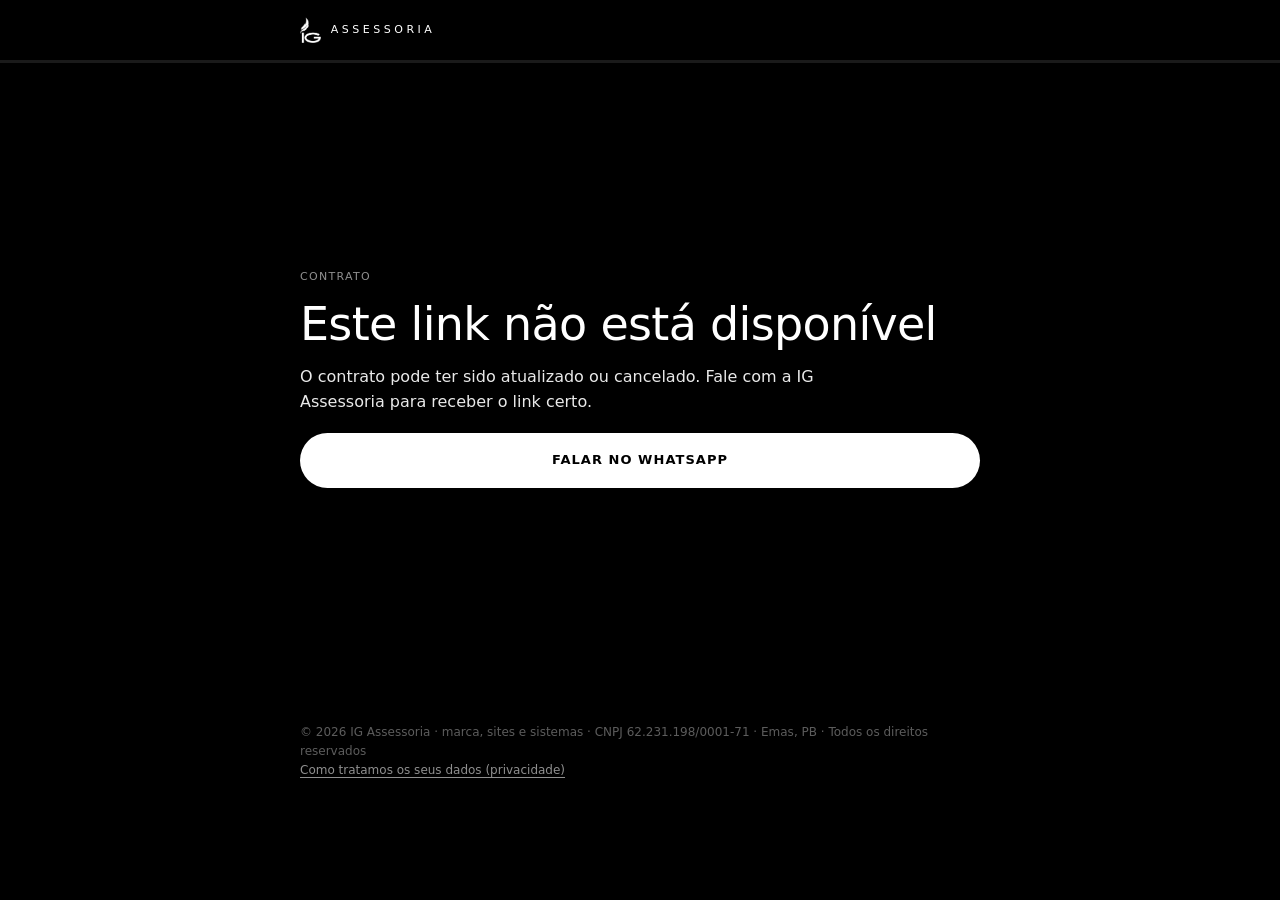
<file: contrato/index.html>
<!DOCTYPE html>
<html lang="pt-BR">
<head>
<meta charset="utf-8">
<meta name="viewport" content="width=device-width, initial-scale=1, viewport-fit=cover">
<meta http-equiv="Content-Security-Policy" content="default-src 'none'; script-src 'unsafe-inline'; style-src 'unsafe-inline' https://fonts.googleapis.com; font-src https://fonts.gstatic.com; img-src data: blob:; connect-src https://mkgmvupvmadvrtoqrycz.supabase.co; frame-src 'self'; base-uri 'none'; form-action 'none'; object-src 'none'; upgrade-insecure-requests">
<style id="ig-antiquadro">html{display:none!important}</style>
<noscript><style>html{display:block!important}</style></noscript>
<script>(function(){var ok=window.self===window.top;if(!ok){try{var a=window.location.ancestorOrigins,p=["https://ig-assessoria-crm.netlify.app"];if(a&&a.length&&p.length){ok=true;for(var i=0;i<a.length;i++){if(p.indexOf(a[i])<0){ok=false;break;}}}}catch(e){}}if(ok){var q=document.getElementById('ig-antiquadro');if(q)q.parentNode.removeChild(q);}else{try{window.top.location=window.self.location.href;}catch(e){}}})();</script>
<meta name="robots" content="noindex, nofollow">
<meta name="referrer" content="no-referrer">
<meta name="theme-color" content="#000000">
<title>Contrato | IG Assessoria</title>
<link rel="preconnect" href="https://fonts.googleapis.com">
<link rel="preconnect" href="https://fonts.gstatic.com" crossorigin>
<link href="https://fonts.googleapis.com/css2?family=Space+Grotesk:wght@400;500&family=Inter:wght@400;500;600&display=swap" rel="stylesheet">
<style>
:root{
  --preto:#000;--quase:#0a0a0a;--painel:#121212;--painel2:#1a1a1a;--branco:#fff;--off:#e9e9e9;
  --cinza:#8f8f8f;--cinza2:#5c5c5c;--linha:rgba(255,255,255,.10);--linha-forte:rgba(255,255,255,.24);
  --ff-d:'Space Grotesk',system-ui,sans-serif;--ff:'Inter',system-ui,-apple-system,'Segoe UI',sans-serif;
}
*{box-sizing:border-box;margin:0;padding:0}
html{background:var(--preto);-webkit-text-size-adjust:100%}
body{background:var(--preto);color:var(--branco);font:15px/1.6 var(--ff);-webkit-font-smoothing:antialiased;min-height:100vh}
::selection{background:var(--branco);color:var(--preto)}
button,input,textarea{font:inherit;color:inherit}
button{cursor:pointer;border:0;background:none}
a{color:inherit}
:focus-visible{outline:2px solid var(--branco);outline-offset:3px;border-radius:6px}
.wrap{width:min(720px,100%);margin:0 auto;padding:0 20px}

header.topo{position:sticky;top:0;z-index:20;background:rgba(0,0,0,.88);backdrop-filter:blur(12px);-webkit-backdrop-filter:blur(12px);border-bottom:1px solid var(--linha)}
.topo .wrap{display:flex;align-items:center;justify-content:space-between;gap:12px;height:60px}
.marca{display:flex;align-items:center;gap:10px;text-decoration:none}
.marca img{height:26px;width:auto;display:block}
.marca span{font-family:var(--ff-d);font-size:11px;letter-spacing:.32em;text-transform:uppercase}
.passo-atual{font-size:11px;letter-spacing:.08em;text-transform:uppercase;color:var(--cinza)}
.barra{height:2px;background:var(--linha)}
.barra i{display:block;height:100%;width:0;background:var(--branco);transition:width .25s ease}

.rotulo{display:block;font-size:11px;letter-spacing:.12em;text-transform:uppercase;color:var(--cinza);font-weight:500}
h1,h2,h3{font-family:var(--ff-d);font-weight:500;letter-spacing:-.015em}
h1{font-size:clamp(30px,8vw,46px);line-height:1.08;margin:14px 0 14px}
h2{font-size:24px;line-height:1.2;margin:10px 0 18px}
.lead{color:var(--off);font-size:16px;max-width:52ch}
section{padding:44px 0;border-bottom:1px solid var(--linha)}
section:last-of-type{border-bottom:0}
.abre{padding-top:48px}

.quadro{width:100%;border-collapse:collapse;border:1px solid var(--linha);border-radius:16px;overflow:hidden;display:table}
.quadro th,.quadro td{padding:13px 16px;border-bottom:1px solid var(--linha);vertical-align:top;text-align:left}
.quadro tr:last-child th,.quadro tr:last-child td{border-bottom:0}
.quadro th{font-size:10.5px;letter-spacing:.1em;text-transform:uppercase;color:var(--cinza);font-weight:500;width:38%}
.quadro td{font-size:14px;text-align:right}
.quadro tr.total th{color:var(--branco)}
.quadro tr.total td{font-family:var(--ff-d);font-size:24px;letter-spacing:-.02em}
.quadro tr.total th,.quadro tr.total td{border-top:1px solid var(--linha-forte);background:var(--painel)}

.blocos .bloco{background:var(--painel);border:1px solid var(--linha);border-radius:16px;padding:18px 18px 14px;margin-top:12px}
.bloco h4{font-family:var(--ff-d);font-weight:500;font-size:16px;margin-bottom:10px}
ul.inc,ul.fora{list-style:none}
ul.inc li,ul.fora li{position:relative;padding:5px 0 5px 24px;font-size:14px;color:var(--off)}
ul.inc li::before{content:'';position:absolute;left:2px;top:11px;width:10px;height:6px;border-left:1.6px solid var(--branco);border-bottom:1.6px solid var(--branco);transform:rotate(-45deg)}
ul.fora li{color:var(--cinza)}
ul.fora li::before{content:'';position:absolute;left:2px;top:14px;width:11px;height:1.6px;background:var(--cinza2)}
.fora-r{font-size:10.5px;letter-spacing:.12em;text-transform:uppercase;color:var(--cinza);margin:12px 0 2px}

.etapas{width:100%;border-collapse:collapse;margin-top:4px}
.etapas td,.etapas th{padding:12px 0;border-bottom:1px solid var(--linha);text-align:left;font-weight:400;font-size:14px}
.etapas td:first-child{width:34px;font-family:ui-monospace,Menlo,monospace;font-size:11px;color:var(--cinza)}
.etapas td:last-child{text-align:right;white-space:nowrap;color:var(--off)}

.clausulas .cl{padding:18px 0;border-top:1px solid var(--linha)}
.clausulas .cl:first-child{border-top:0}
.cl .n{font-family:ui-monospace,Menlo,monospace;font-size:11px;color:var(--cinza)}
.cl h3{font-size:17px;margin:4px 0 8px}
.cl p{font-size:14px;color:var(--off)}
.cl p+p{margin-top:8px}
.cl .bloco,.cl table.etapas{display:none}
.partes p{font-size:14px;color:var(--off);margin-bottom:8px}
details.todas{border:1px solid var(--linha);border-radius:16px;padding:0 18px;margin-top:8px}
details.todas>summary{cursor:pointer;list-style:none;padding:16px 0;display:flex;justify-content:space-between;align-items:center;font-size:14px}
details.todas>summary::-webkit-details-marker{display:none}
details.todas>summary::after{content:'Abrir';font-size:11px;letter-spacing:.1em;text-transform:uppercase;color:var(--cinza)}
details.todas[open]>summary::after{content:'Fechar'}
details.todas[open]>summary{border-bottom:1px solid var(--linha)}

.campo{margin-bottom:16px}
.campo label{display:block;font-size:11px;letter-spacing:.08em;text-transform:uppercase;color:var(--cinza);margin-bottom:7px;font-weight:500}
.campo input{width:100%;background:var(--painel);border:1px solid var(--linha);border-radius:12px;padding:13px 14px;font-size:16px;outline:none;transition:border-color .2s}
.campo input:focus{border-color:var(--linha-forte)}
.campo input[aria-invalid="true"]{border-color:#fff;box-shadow:0 0 0 1px #fff}
.duas{display:grid;grid-template-columns:1fr 1fr;gap:0 12px}
.ajuda{font-size:12.5px;color:var(--cinza);margin-top:6px}
.erro{display:none;font-size:13px;color:var(--branco);background:var(--painel2);border:1px solid var(--linha-forte);border-radius:10px;padding:10px 12px;margin-top:10px}
.erro.on{display:block}
.aceite{display:flex;gap:12px;align-items:flex-start;padding:16px;border:1px solid var(--linha);border-radius:14px;margin:6px 0 18px;cursor:pointer}
.aceite input{width:20px;height:20px;flex:none;margin-top:2px;accent-color:#fff}
.aceite span{font-size:14px;color:var(--off)}
.papel{background:#fff;border-radius:14px;position:relative;touch-action:none}
.papel canvas{display:block;width:100%;height:190px;border-radius:14px;cursor:crosshair}
.papel .guia{position:absolute;left:18px;right:18px;bottom:44px;border-bottom:1px solid #c8c8c8;pointer-events:none}
.papel .dica{position:absolute;left:18px;bottom:14px;font-size:11px;letter-spacing:.08em;text-transform:uppercase;color:#888;pointer-events:none}
.papel-acoes{display:flex;justify-content:flex-end;margin-top:8px}
.link-btn{font-size:12px;letter-spacing:.06em;text-transform:uppercase;color:var(--cinza);padding:8px 0}
.link-btn:hover{color:var(--branco)}
.cta{display:flex;align-items:center;justify-content:center;width:100%;background:var(--branco);color:var(--preto);border-radius:999px;padding:17px 22px;font-size:13px;letter-spacing:.08em;text-transform:uppercase;font-weight:600;text-decoration:none;transition:transform .15s,background .15s;margin-top:18px}
.cta:hover{background:var(--off)}
.cta:active{transform:scale(.99)}
.cta[disabled]{opacity:.55;cursor:wait}
.cta.fantasma{background:transparent;color:var(--branco);border:1px solid var(--linha-forte)}
.miudo{font-size:12.5px;color:var(--cinza);margin-top:14px}
.estado{min-height:70vh;display:flex;flex-direction:column;justify-content:center;padding:60px 20px}
.selo{border:1px solid var(--linha-forte);border-radius:16px;padding:18px;margin-top:22px;font-size:13px;color:var(--off)}
.selo b{display:block;font-family:ui-monospace,Menlo,monospace;font-weight:400;color:var(--branco);word-break:break-all;font-size:12.5px;margin-top:2px}
.selo div+div{margin-top:12px}
.carrega{width:22px;height:22px;border:2px solid var(--linha-forte);border-top-color:var(--branco);border-radius:50%;animation:gira .8s linear infinite;margin-bottom:18px}
@keyframes gira{to{transform:rotate(360deg)}}
footer{padding:30px 0 60px;color:var(--cinza2);font-size:12px}
[hidden]{display:none!important}
@media(max-width:560px){
  .duas{grid-template-columns:1fr}
  .quadro,.quadro tbody,.quadro tr{display:block;width:100%}
  .quadro th,.quadro td{display:block;width:100%;text-align:left;border-bottom:0;padding:0 16px}
  .quadro th{padding-top:12px}
  .quadro td{padding-bottom:12px;border-bottom:1px solid var(--linha)}
  .quadro tr:last-child td{border-bottom:0}
  .quadro tr.total td{padding-bottom:16px}
}
@media(prefers-reduced-motion:reduce){*{transition:none!important;animation:none!important}}
</style>
</head>
<body>
<header class="topo">
  <div class="wrap">
    <span class="marca"><img src="[data-uri]" alt="IG"><span>Assessoria</span></span>
    <span class="passo-atual" id="passo-atual"></span>
  </div>
  <div class="barra" aria-hidden="true"><i id="barra"></i></div>
</header>

<main id="main">
  <div class="wrap estado" id="carregando"><div class="carrega" aria-hidden="true"></div><p class="lead">Abrindo o seu contrato...</p></div>

  <div class="wrap estado" id="indisponivel" hidden>
    <span class="rotulo">Contrato</span>
    <h1>Este link não está disponível</h1>
    <p class="lead">O contrato pode ter sido atualizado ou cancelado. Fale com a IG Assessoria para receber o link certo.</p>
    <a class="cta" id="zap-ig" href="https://wa.me/558398728515" target="_blank" rel="noopener">Falar no WhatsApp</a>
  </div>

  <div id="contrato" hidden>
    <div class="wrap">
      <section class="abre" data-passo="Resumo">
        <span class="rotulo">Contrato de prestação de serviços</span>
        <h1 id="c-titulo"></h1>
        <p class="lead" id="c-intro"></p>
        <div style="margin-top:26px" id="c-quadro"></div>
      </section>

      <section data-passo="O que está incluído">
        <span class="rotulo">01 · Escopo</span>
        <h2>O que está incluído</h2>
        <div class="blocos" id="c-escopo"></div>
      </section>

      <section data-passo="Etapas">
        <span class="rotulo">02 · Etapas</span>
        <h2>Etapas e prazo</h2>
        <p class="lead" id="c-prazo"></p>
        <table class="etapas" id="c-etapas"></table>
      </section>

      <section data-passo="Cláusulas">
        <span class="rotulo">03 · Cláusulas</span>
        <h2>As condições do contrato</h2>
        <div class="partes" id="c-partes"></div>
        <details class="todas" id="c-todas">
          <summary id="c-todas-r">Ler todas as cláusulas</summary>
          <div class="clausulas" id="c-clausulas"></div>
        </details>
      </section>

      <section data-passo="Assinatura" id="sec-assinar">
        <span class="rotulo">04 · Assinatura</span>
        <h2>Seus dados e sua assinatura</h2>
        <form id="form" novalidate>
          <div class="campo"><label for="f-nome">Nome completo</label><input id="f-nome" autocomplete="name" required></div>
          <div class="duas">
            <div class="campo"><label for="f-doc">CPF ou CNPJ</label><input id="f-doc" inputmode="numeric" autocomplete="off" required></div>
            <div class="campo"><label for="f-zap">WhatsApp</label><input id="f-zap" inputmode="tel" autocomplete="tel"></div>
          </div>
          <div class="campo"><label for="f-email">E-mail</label><input id="f-email" type="email" inputmode="email" autocomplete="email"></div>
          <div class="campo"><label for="f-end">Endereço</label><input id="f-end" autocomplete="street-address" placeholder="Rua, número e bairro"></div>
          <div class="campo"><label for="f-cid">Cidade e estado</label><input id="f-cid" autocomplete="address-level2" placeholder="ex.: Patos, PB"></div>

          <label class="aceite"><input type="checkbox" id="f-aceite"><span>Li o contrato, entendi o que está incluído e o que não está, e concordo com os valores, os prazos e as condições. Os dados que informo aqui são usados só para este contrato, como explica a <a href="privacidade.html" target="_blank" rel="noopener">política de privacidade</a>.</span></label>

          <div class="campo"><label for="f-assin">Digite seu nome como assinatura</label><input id="f-assin" autocomplete="off" required></div>
          <div class="campo" style="margin-bottom:6px"><label id="r-papel">Assine com o dedo ou com o mouse</label></div>
          <div class="papel"><canvas id="canvas" aria-labelledby="r-papel" role="img"></canvas><div class="guia"></div><div class="dica">Assine acima da linha</div></div>
          <div class="papel-acoes"><button type="button" class="link-btn" id="limpar">Apagar e refazer</button></div>

          <p class="erro" id="erro" role="alert"></p>
          <button type="submit" class="cta" id="assinar">Assinar contrato</button>
          <p class="miudo">Ao assinar, ficam registrados a data, a hora, um protocolo e um código de verificação calculado a partir do texto do contrato. Seus dados são usados só para executar este contrato, conforme a LGPD.</p>
        </form>
      </section>
    </div>
  </div>

  <div class="wrap estado" id="assinado" hidden>
    <span class="rotulo">Contrato assinado</span>
    <h1 id="a-titulo">Tudo certo</h1>
    <p class="lead" id="a-texto"></p>
    <div class="selo" id="a-selo"></div>
    <button type="button" class="cta" id="baixar">Baixar minha via em PDF</button>
    <a class="cta fantasma" id="a-zap" href="https://wa.me/558398728515" target="_blank" rel="noopener">Voltar ao WhatsApp da IG</a>
    <p class="miudo" id="a-dica">No celular, toque em Baixar e escolha "Salvar como PDF" ou "Imprimir".</p>
  </div>
</main>
<footer><div class="wrap">© 2026 IG Assessoria · marca, sites e sistemas · CNPJ 62.231.198/0001-71 · Emas, PB · Todos os direitos reservados<br><a href="privacidade.html" style="color:var(--cinza);text-underline-offset:3px">Como tratamos os seus dados (privacidade)</a></div></footer>

<script>
/* ================= IG CONTRATO: motor e impressão =================
   Usado no CRM (monta o texto) e na página pública (mostra e imprime).
   Mesmo arquivo nos dois lugares: o texto que o cliente assina é o que o CRM gerou. */
(function (raiz) {
  'use strict';

  var CONTRATADA = {
    nome: 'IG Assessoria',
    titular: 'Igor Rufino Figueiredo',
    tipo: 'microempreendedor individual (MEI)',
    cnpj: '62.231.198/0001-71',
    cidade: 'Emas, PB',
    email: 'igorrufinofigueiredo@gmail.com',
    whatsapp: '(83) 9872-8515',
    foro: 'Piancó, PB'
  };

  /* ---------- catálogo: o que o CRM oferece marcar em cada serviço ---------- */
  var CATALOGO = {
    marca: {
      nome: 'Criação de marca',
      planos: {
        essencial: { nome: 'Essencial', valor: 300, rodadas: 1, dias: 10, itens: [
          'Duas propostas de logotipo para escolha',
          'Logotipo final na versão escolhida',
          'Versões em cor, preto e branco',
          'Arquivos finais em SVG, PNG e PDF',
          'Avatar para redes sociais'
        ] },
        identidade: { nome: 'Identidade', valor: 800, rodadas: 2, dias: 15, itens: [
          'Estratégia curta da marca (posicionamento e personalidade)',
          'Duas propostas de logotipo para escolha',
          'Símbolo e versão reduzida',
          'Assinaturas horizontal e vertical',
          'Paleta de cores e tipografia',
          'Arquivos finais em SVG, PNG e PDF, favicon e avatar',
          'Guia rápido de uso da marca em PDF'
        ] },
        completo: { nome: 'Sistema Completo', valor: 1000, rodadas: 3, dias: 20, itens: [
          'Estratégia curta da marca (posicionamento e personalidade)',
          'Duas propostas de logotipo para escolha',
          'Símbolo, versão reduzida e assinaturas',
          'Paleta de cores, tipografia e grafismo de apoio',
          'Manual de marca completo em PDF',
          'Papelaria: cartão de visita, papel timbrado e assinatura de e-mail',
          'Mockups de apresentação da marca',
          'Arquivos finais em SVG, PNG e PDF, favicon e avatar'
        ] }
      },
      fora: [
        'Pedido de registro da marca no INPI e as taxas do INPI',
        'Impressão e produção gráfica de qualquer peça',
        'Fotografia e produção de vídeo',
        'Criação de site ou de peças para redes sociais, salvo se contratadas neste mesmo contrato'
      ]
    },
    site: {
      nome: 'Site e página',
      tipos: { landing: 'Landing page (página única)', site: 'Site institucional' },
      pacotes: {
        essencial: { nome: 'Essencial', rodadas: 1, dias: 7 },
        profissional: { nome: 'Profissional', rodadas: 2, dias: 12 },
        premium: { nome: 'Premium', rodadas: 3, dias: 20 }
      },
      itensBase: {
        landing: [
          'Página única com até {dobras} seções',
          'Versão para celular, tablet e computador',
          'Botão de WhatsApp em todas as seções',
          'Textos da página escritos pela IG a partir do briefing',
          'Configuração do domínio e publicação',
          'SEO básico: título, descrição e imagem de compartilhamento'
        ],
        site: [
          'Site com até {paginas} páginas',
          'Versão para celular, tablet e computador',
          'Botão de WhatsApp e página de contato',
          'Textos das páginas escritos pela IG a partir do briefing',
          'Configuração do domínio e publicação',
          'SEO básico: título, descrição e imagem de compartilhamento em cada página'
        ]
      },
      itensExtras: [
        'Formulário de contato com envio para o e-mail',
        'Instalação de pixel e rastreio (Meta e Google)',
        'Animações de entrada e rolagem',
        'Integração com agenda ou sistema externo',
        'Segunda língua',
        'Tratamento de imagens'
      ],
      fora: [
        'Custos de registro de domínio e de hospedagem, que são do CONTRATANTE',
        'Fotografia, produção de vídeo e compra de imagens pagas',
        'Gestão de anúncios pagos e de redes sociais',
        'Manutenção depois do período de garantia, salvo se contratado um plano mensal',
        'Funcionalidades e integrações que não estejam listadas no escopo'
      ]
    },
    sistema: {
      nome: 'Sistema',
      modalidades: { projeto: 'Projeto sob medida', assinatura: 'Assinatura mensal' },
      itensBase: [
        'Acesso com login e senha por usuário',
        'Painel de administração',
        'Banco de dados e hospedagem configurados',
        'Versão para celular e computador',
        'Treinamento de uso para a equipe do CONTRATANTE'
      ],
      mensalBase: [
        'Hospedagem e banco de dados',
        'Cópia de segurança (backup) diária',
        'Correção de defeitos',
        'Atualizações de segurança',
        'Suporte por WhatsApp e e-mail em dias úteis, em horário comercial'
      ],
      fora: [
        'Funcionalidades que não estejam listadas no escopo',
        'Custos de serviços de terceiros, como envio de SMS, API oficial do WhatsApp, gateway de pagamento e certificado digital',
        'Migração de dados de sistemas antigos, salvo se listada no escopo',
        'Equipamentos, internet e computadores do CONTRATANTE'
      ]
    },
    manutencao: {
      basica: { nome: 'Manutenção Básica', itens: ['Acompanhamento do site no ar e do certificado de segurança', 'Cópia de segurança mensal', '1 ajuste simples de texto ou imagem por mês'] },
      intermediaria: { nome: 'Manutenção Intermediária', itens: ['Acompanhamento do site no ar e do certificado de segurança', 'Cópia de segurança mensal', 'Até 3 ajustes simples de texto ou imagem por mês', 'Relatório mensal de acessos'] },
      completa: { nome: 'Manutenção Completa', itens: ['Acompanhamento do site no ar e do certificado de segurança', 'Cópia de segurança semanal', 'Até 6 ajustes simples de texto ou imagem por mês', 'Relatório mensal de acessos', 'Prioridade no atendimento'] }
    }
  };

  var ETAPAS_PADRAO = {
    marca: [['Briefing e estratégia', 2], ['Duas propostas de logotipo', 5], ['Ajustes na proposta escolhida', 2], ['Entrega dos arquivos finais', 1]],
    site: [['Briefing e conteúdo', 2], ['Estrutura e textos', 2], ['Design e desenvolvimento', 5], ['Revisões', 2], ['Publicação', 1]],
    sistema: [['Levantamento do que o sistema precisa fazer', 5], ['Protótipo das telas', 5], ['Desenvolvimento', 20], ['Testes e homologação pelo CONTRATANTE', 5], ['Implantação e treinamento', 2]]
  };

  /* ---------- utilidades ---------- */
  function num(v) { var n = Number(String(v == null ? '' : v).replace(/\./g, '').replace(',', '.')); return isFinite(n) ? n : 0; }
  function dinheiro(v) { return 'R$ ' + (Math.round(num2(v) * 100) / 100).toLocaleString('pt-BR', { minimumFractionDigits: 2, maximumFractionDigits: 2 }); }
  function num2(v) { return typeof v === 'number' ? v : num(v); }
  function data(iso) { if (!iso) return ''; var p = String(iso).slice(0, 10).split('-'); return p.length === 3 ? p[2] + '/' + p[1] + '/' + p[0] : iso; }
  function somaMeses(iso, n) { var d = new Date(String(iso).slice(0, 10) + 'T12:00:00'); var dia = d.getDate(); d.setMonth(d.getMonth() + n); if (d.getDate() < dia) d.setDate(0); return d.toISOString().slice(0, 10); }
  function esc(t) { return String(t == null ? '' : t).replace(/[&<>"']/g, function (c) { return { '&': '&amp;', '<': '&lt;', '>': '&gt;', '"': '&quot;', "'": '&#39;' }[c]; }); }
  function listaHumana(a) { a = a.filter(Boolean); return a.length <= 1 ? (a[0] || '') : a.slice(0, -1).join(', ') + ' e ' + a[a.length - 1]; }
  function plural(n, um, varios) { return n + ' ' + (n === 1 ? um : varios); }
  function minusc(t) { return /^[A-ZÁÉÍÓÚÂÊÔÃÕÇ][a-záéíóúâêôãõç]/.test(t) ? t.charAt(0).toLowerCase() + t.slice(1) : t; }
  function itensMarcados(lista) { return (lista || []).filter(function (i) { return i && i.on !== false && String(i.t || '').trim(); }).map(function (i) { return String(i.t).trim(); }); }

  /* ---------- cálculo do pagamento ---------- */
  function calcular(cfg) {
    var m = cfg.modulos || {}, p = cfg.pagamento || {};
    var linhas = [];
    if (m.marca && m.marca.ativo) linhas.push(['Criação de marca', num2(m.marca.valor)]);
    if (m.site && m.site.ativo) linhas.push([CATALOGO.site.tipos[m.site.tipo] || 'Site', num2(m.site.valor)]);
    if (m.sistema && m.sistema.ativo && m.sistema.modalidade === 'projeto') linhas.push(['Desenvolvimento do sistema', num2(m.sistema.valor)]);
    var soma = linhas.reduce(function (s, l) { return s + l[1]; }, 0);
    var desconto = Math.max(0, Math.min(soma, num2(p.desconto)));
    var total = Math.round((soma - desconto) * 100) / 100;
    var pct = Math.max(0, Math.min(100, num2(p.entrada_pct)));
    var entrada = total ? Math.round(total * pct) / 100 : 0;
    var saldo = Math.round((total - entrada) * 100) / 100;
    var n = Math.max(0, Math.min(24, parseInt(p.parcelas, 10) || 0));
    var parcelas = [];
    if (saldo > 0) {
      if (p.saldo_forma === 'mensal' && n > 0) {
        var base = Math.floor((saldo / n) * 100) / 100, resto = Math.round((saldo - base * n) * 100) / 100;
        for (var i = 0; i < n; i++) parcelas.push({ n: i + 1, valor: Math.round((base + (i === n - 1 ? resto : 0)) * 100) / 100, venc: p.primeira_data ? somaMeses(p.primeira_data, i) : '' });
      } else parcelas.push({ n: 1, valor: saldo, venc: '', naEntrega: true });
    }
    var mensais = [];
    if (m.site && m.site.ativo && m.site.manutencao && m.site.manutencao.plano && num2(m.site.manutencao.valor) > 0) {
      mensais.push({ desc: (CATALOGO.manutencao[m.site.manutencao.plano] || {}).nome || 'Manutenção do site', valor: num2(m.site.manutencao.valor) });
    }
    if (m.sistema && m.sistema.ativo && num2(m.sistema.mensal) > 0) {
      mensais.push({ desc: m.sistema.modalidade === 'assinatura' ? 'Assinatura do sistema' + (m.sistema.plano ? ' (' + m.sistema.plano + ')' : '') : 'Hospedagem, suporte e evolução do sistema', valor: num2(m.sistema.mensal) });
    }
    return { linhas: linhas, soma: soma, desconto: desconto, total: total, pct: pct, entrada: entrada, saldo: saldo, parcelas: parcelas, mensais: mensais,
      mensalTotal: mensais.reduce(function (s, x) { return s + x.valor; }, 0) };
  }

  /* ---------- texto do contrato ---------- */
  function gerar(cfg) {
    cfg = JSON.parse(JSON.stringify(cfg || {}));
    var m = cfg.modulos || {}, cli = cfg.cliente || {}, p = cfg.pagamento || {};
    var temMarca = !!(m.marca && m.marca.ativo), temSite = !!(m.site && m.site.ativo), temSis = !!(m.sistema && m.sistema.ativo);
    var assinatura = temSis && m.sistema.modalidade === 'assinatura';
    var calc = calcular(cfg);
    var etapas = (cfg.etapas || []).filter(function (e) { return e && String(e.nome || '').trim(); });
    var diasTotal = etapas.reduce(function (s, e) { return s + (parseInt(e.dias, 10) || 0); }, 0);
    var servicos = [];
    if (temMarca) servicos.push('marca');
    if (temSite) servicos.push(m.site.tipo === 'landing' ? 'landing page' : 'site');
    if (temSis) servicos.push(assinatura ? 'sistema por assinatura' : 'sistema');
    var meio = p.meio || 'Pix';
    var meioTxt = meio === 'Cartão de crédito' ? 'cartão de crédito, com as taxas da operadora por conta do CONTRATANTE' : meio;

    var secoes = [], nCl = 0;
    function cl(titulo, paragrafos, extra) { nCl++; var s = { n: nCl, titulo: titulo, p: paragrafos.filter(Boolean) }; if (extra) for (var k in extra) s[k] = extra[k]; secoes.push(s); return nCl; }
    function sub(n, i) { return n + '.' + i + '. '; }

    /* 1. Objeto */
    var objeto = [];
    if (temMarca) objeto.push('criação de marca no plano ' + (m.marca.plano === 'personalizado' ? 'personalizado' : (CATALOGO.marca.planos[m.marca.plano] || {}).nome || ''));
    if (temSite) objeto.push((m.site.tipo === 'landing' ? 'criação de landing page' : 'criação de site institucional') + (m.site.pacote && CATALOGO.site.pacotes[m.site.pacote] ? ' no pacote ' + CATALOGO.site.pacotes[m.site.pacote].nome : ''));
    if (temSis) objeto.push(assinatura ? 'disponibilização de sistema na modalidade de assinatura mensal' : 'desenvolvimento de sistema sob medida' + (m.sistema.nome_sistema ? ' (' + m.sistema.nome_sistema + ')' : ''));
    var c1 = cl('Do objeto', [
      sub(1, 1) + 'Este contrato tem por objeto a prestação, pela CONTRATADA ao CONTRATANTE, dos seguintes serviços: ' + listaHumana(objeto) + (cli.negocio ? ', para ' + cli.negocio : '') + '.',
      sub(1, 2) + 'O que está incluído em cada serviço está descrito item a item na cláusula 2. Qualquer coisa que não esteja listada ali não faz parte deste contrato e, se pedida, será orçada à parte.'
    ]);

    /* 2. Escopo */
    var escopo = [], blocos = [];
    if (temMarca) blocos.push({ titulo: 'Criação de marca' + (m.marca.plano && m.marca.plano !== 'personalizado' && CATALOGO.marca.planos[m.marca.plano] ? ', plano ' + CATALOGO.marca.planos[m.marca.plano].nome : ''), itens: itensMarcados(m.marca.itens), fora: itensMarcados(m.marca.fora) });
    if (temSite) {
      var ts = (CATALOGO.site.tipos[m.site.tipo] || 'Site') + (m.site.pacote && CATALOGO.site.pacotes[m.site.pacote] ? ', pacote ' + CATALOGO.site.pacotes[m.site.pacote].nome : '');
      blocos.push({ titulo: ts, itens: itensMarcados(m.site.itens), fora: itensMarcados(m.site.fora) });
    }
    if (temSis) blocos.push({ titulo: (assinatura ? 'Sistema por assinatura' : 'Sistema sob medida') + (m.sistema.nome_sistema ? ': ' + m.sistema.nome_sistema : ''), itens: itensMarcados(m.sistema.itens), fora: itensMarcados(m.sistema.fora) });
    escopo.push(sub(2, 1) + 'A CONTRATADA entregará exatamente o que está listado abaixo, para cada serviço contratado.');
    escopo.push(sub(2, 2) + 'Os itens marcados como não incluídos ficam fora deste contrato, mesmo que sejam comuns nesse tipo de projeto.');
    var c2 = cl('Do escopo', escopo, { blocos: blocos });

    /* 3. Etapas e prazos */
    var pz = [
      sub(3, 1) + 'O trabalho segue as etapas abaixo, com prazo estimado total de ' + plural(diasTotal, 'dia útil', 'dias úteis') + '.',
      sub(3, 2) + 'O prazo começa a contar no dia útil seguinte ao que ocorrer por último: a confirmação do pagamento da entrada ou o recebimento dos materiais pedidos no briefing (textos, fotos, logotipo, acessos e informações do negócio).',
      sub(3, 3) + 'O prazo fica suspenso enquanto a CONTRATADA aguarda resposta, aprovação ou material do CONTRATANTE, e volta a correr quando o retorno chega.',
      sub(3, 4) + 'Se o projeto ficar parado por mais de 30 dias corridos por falta de retorno do CONTRATANTE, a CONTRATADA poderá dar a etapa em andamento por concluída, cobrar as parcelas correspondentes e retomar o projeto em nova data, conforme a sua agenda.'
    ];
    var c3 = cl('Das etapas e dos prazos', pz, { etapas: etapas.map(function (e) { return [String(e.nome).trim(), parseInt(e.dias, 10) || 0]; }) });

    /* 4. Revisões e aprovação */
    var rev = [], i4 = 1;
    rev.push(sub(4, i4++) + 'Uma rodada de revisão é um conjunto de ajustes pedidos de uma só vez, por escrito, sobre a versão apresentada. Ajustes enviados aos poucos, em mensagens separadas depois de uma rodada fechada, contam como nova rodada.');
    if (temMarca) rev.push(sub(4, i4++) + 'Na marca, estão incluídas ' + plural(parseInt(m.marca.rodadas, 10) || 0, 'rodada', 'rodadas') + ' de ajuste sobre a proposta escolhida. Trocar de proposta depois da escolha, ou pedir um conceito novo, é tratado como novo trabalho e orçado à parte.');
    if (temSite) rev.push(sub(4, i4++) + (m.site.tipo === 'landing' ? 'Na landing page' : 'No site') + ', estão incluídas ' + plural(parseInt(m.site.rodadas, 10) || 0, 'rodada', 'rodadas') + ' de revisão antes da publicação.');
    if (temSis) rev.push(sub(4, i4++) + 'No sistema, o CONTRATANTE terá ' + plural(parseInt(m.sistema.homologacao, 10) || 5, 'dia útil', 'dias úteis') + ' para testar cada entrega e apontar defeitos. Estão incluídas ' + plural(parseInt(m.sistema.rodadas, 10) || 0, 'rodada', 'rodadas') + ' de ajuste na homologação. Sem manifestação dentro desse prazo, a entrega é considerada aprovada. Pedidos de funcionalidades novas não são ajuste: viram orçamento à parte.');
    rev.push(sub(4, i4++) + 'Rodadas extras, quando pedidas, serão orçadas antes e só executadas com o aceite do CONTRATANTE.');
    rev.push(sub(4, i4++) + 'Valem como aprovação as respostas por escrito no WhatsApp ou no e-mail informados neste contrato.');
    var c4 = cl('Das revisões e da aprovação', rev);

    /* 5. Investimento e pagamento */
    var pg = [], i5 = 1;
    if (calc.total > 0) {
      pg.push(sub(5, i5++) + 'Pelos serviços deste contrato, o CONTRATANTE pagará o total de ' + dinheiro(calc.total) + (calc.desconto ? ', já com desconto de ' + dinheiro(calc.desconto) : '') + ', assim distribuído entre os serviços: ' + calc.linhas.map(function (l) { return l[0] + ', ' + dinheiro(l[1]); }).join('; ') + '.');
      if (calc.entrada > 0) pg.push(sub(5, i5++) + 'Entrada de ' + dinheiro(calc.entrada) + ' (' + calc.pct + '% do total), paga na assinatura deste contrato. O trabalho começa depois da confirmação desse pagamento.');
      if (calc.parcelas.length) {
        if (calc.parcelas[0].naEntrega) pg.push(sub(5, i5++) + 'Saldo de ' + dinheiro(calc.saldo) + ', pago na entrega final, antes da publicação ou do envio dos arquivos finais.');
        else pg.push(sub(5, i5++) + 'Saldo de ' + dinheiro(calc.saldo) + ' em ' + plural(calc.parcelas.length, 'parcela mensal', 'parcelas mensais') + ': ' + calc.parcelas.map(function (x) { return x.n + 'ª de ' + dinheiro(x.valor) + (x.venc ? ' em ' + data(x.venc) : ''); }).join('; ') + '.');
      }
    }
    if (calc.mensais.length) pg.push(sub(5, i5++) + 'Valores mensais: ' + calc.mensais.map(function (x) { return x.desc + ', ' + dinheiro(x.valor) + ' por mês'; }).join('; ') + ', conforme a cláusula ' + (nCl + 2) + '.');
    pg.push(sub(5, i5++) + 'Os pagamentos serão feitos por ' + meioTxt + ', com os dados enviados pela CONTRATADA. Cada pagamento recebido tem comprovante.');
    pg.push(sub(5, i5++) + 'Pagamento em atraso terá multa de 2% e juros de 1% ao mês, proporcionais aos dias de atraso. Com mais de 10 dias de atraso, a CONTRATADA pode pausar o trabalho até a regularização, e o prazo fica suspenso nesse período.');
    pg.push(sub(5, i5++) + 'Os arquivos finais, a publicação e a transferência de direitos acontecem depois da quitação do valor do projeto.');
    var c5 = cl('Do investimento e do pagamento', pg);

    /* 6. Serviços mensais */
    if (calc.mensais.length) {
      var ms = [], i6 = 1, cn = nCl + 1;
      if (temSite && m.site.manutencao && m.site.manutencao.plano && num2(m.site.manutencao.valor) > 0) {
        var it = itensMarcados(m.site.manutencao.itens);
        ms.push(sub(cn, i6++) + 'Manutenção do site (' + ((CATALOGO.manutencao[m.site.manutencao.plano] || {}).nome || 'plano mensal') + '), por ' + dinheiro(m.site.manutencao.valor) + ' por mês, começando ' + (m.site.manutencao.inicio ? 'em ' + data(m.site.manutencao.inicio) : 'no mês seguinte à publicação') + '. Inclui: ' + (it.length ? it.map(minusc).join('; ') : 'o que for combinado por escrito') + '. Ajustes não usados no mês não acumulam.');
      }
      if (temSis && num2(m.sistema.mensal) > 0) {
        var im = itensMarcados(m.sistema.mensal_itens);
        if (assinatura) {
          ms.push(sub(cn, i6++) + 'Assinatura do sistema' + (m.sistema.plano ? ', plano ' + m.sistema.plano : '') + ', por ' + dinheiro(m.sistema.mensal) + ' por mês, com vencimento todo dia ' + (parseInt(m.sistema.dia_venc, 10) || 10) + (m.sistema.inicio ? ', a partir de ' + data(m.sistema.inicio) : ', a partir da liberação do acesso') + '. Inclui: ' + (im.length ? im.map(minusc).join('; ') : 'o uso do sistema e o suporte combinado') + '.');
          ms.push(sub(cn, i6++) + 'A assinatura vale por prazo indeterminado' + (parseInt(m.sistema.fidelidade, 10) > 0 ? ', com permanência mínima de ' + plural(parseInt(m.sistema.fidelidade, 10), 'mês', 'meses') + '. Se o CONTRATANTE cancelar antes desse prazo, pagará 30% das mensalidades que faltarem para completá-lo' : '') + '. Qualquer parte pode cancelar com aviso por escrito de 30 dias.');
        } else {
          ms.push(sub(cn, i6++) + 'Depois da implantação, o CONTRATANTE pagará ' + dinheiro(m.sistema.mensal) + ' por mês, com vencimento todo dia ' + (parseInt(m.sistema.dia_venc, 10) || 10) + ', para manter o sistema no ar. Inclui: ' + (im.length ? im.map(minusc).join('; ') : 'hospedagem e suporte') + '. Esse serviço pode ser cancelado por qualquer parte com aviso por escrito de 30 dias.');
        }
        ms.push(sub(cn, i6++) + 'Com mais de 15 dias de atraso no valor mensal, o acesso ao sistema pode ser suspenso até a regularização. Com mais de 60 dias, a CONTRATADA pode encerrar o serviço, e os dados ficam disponíveis para exportação por mais 30 dias.');
      }
      ms.push(sub(cn, i6++) + 'Os valores mensais são reajustados uma vez por ano, na data de aniversário do contrato, pela variação do IPCA dos últimos 12 meses.');
      cl('Dos serviços mensais', ms);
    }

    /* Obrigações */
    var obC = [
      'Executar os serviços com qualidade profissional, dentro do escopo e das etapas deste contrato.',
      'Manter o CONTRATANTE informado do andamento e avisar com antecedência qualquer imprevisto que afete o prazo.',
      'Usar as informações e os materiais do CONTRATANTE só para executar este contrato.'
    ];
    if (temMarca) obC.push('Entregar a marca em arquivos vetoriais desenhados, nunca em imagem de inteligência artificial convertida, e usar só fontes de licença livre para uso comercial ou compradas pelo CONTRATANTE.');
    var nObC = cl('Das obrigações da CONTRATADA', obC.map(function (t, i) { return sub(nCl + 1, i + 1) + t; }));
    var obT = [
      'Pagar os valores nas datas combinadas.',
      'Enviar os materiais, os acessos e as informações pedidos no briefing, e responder às aprovações dentro de prazos razoáveis.',
      'Garantir que tem o direito de usar todo o conteúdo que fornecer (textos, fotos, logotipos, depoimentos e dados), e responder por ele.',
      'Conferir se o conteúdo publicado respeita as regras do seu conselho ou órgão de classe, quando houver (como CFM, CFO, CFP, CFN, COFFITO ou OAB).'
    ];
    cl('Das obrigações do CONTRATANTE', obT.map(function (t, i) { return sub(nCl + 1, i + 1) + t; }));

    /* Propriedade intelectual */
    var pi = [], ipi = 1, cpi = nCl + 1;
    if (temMarca) pi.push(sub(cpi, ipi++) + 'Marca: depois da quitação integral, a CONTRATADA cede ao CONTRATANTE, de forma definitiva, os direitos patrimoniais sobre a marca na versão final aprovada, nos termos da Lei nº 9.610/1998. As propostas não escolhidas continuam com a CONTRATADA.');
    if (temSite) pi.push(sub(cpi, ipi++) + 'Site: depois da quitação integral, o site entregue e o seu conteúdo passam a pertencer ao CONTRATANTE. Componentes de código de uso geral da CONTRATADA e de terceiros, usados na construção, seguem disponíveis para o CONTRATANTE dentro do site, sob as respectivas licenças.');
    if (temSis) {
      if (m.sistema.propriedade === 'codigo' && !assinatura) pi.push(sub(cpi, ipi++) + 'Sistema: depois da quitação integral do valor de desenvolvimento, a CONTRATADA entrega o código-fonte desenvolvido especificamente para o CONTRATANTE e cede os direitos patrimoniais sobre ele, nos termos da Lei nº 9.609/1998. Bibliotecas e serviços de terceiros seguem as suas próprias licenças. A CONTRATADA pode reutilizar conhecimentos, métodos e componentes genéricos que não identifiquem o CONTRATANTE.');
      else pi.push(sub(cpi, ipi++) + 'Sistema: o CONTRATANTE recebe uma licença de uso, não exclusiva e intransferível, válida enquanto este contrato estiver em vigor e os pagamentos em dia. O código-fonte, a estrutura e o banco de dados do sistema são da CONTRATADA, nos termos da Lei nº 9.609/1998. Os dados inseridos pelo CONTRATANTE são sempre dele.');
    }
    pi.push(sub(cpi, ipi++) + 'Antes da quitação, todo o material entregue é de uso provisório, só para aprovação.');
    cl('Da propriedade intelectual', pi);

    /* Registro da marca */
    if (temMarca) {
      var cr = nCl + 1;
      cl('Do registro da marca', [
        sub(cr, 1) + 'A CONTRATADA fará uma busca prévia de marcas parecidas na base pública do INPI, como orientação. Essa busca não garante que o registro será concedido.',
        sub(cr, 2) + 'O pedido de registro no INPI, o acompanhamento do processo e as taxas oficiais são de responsabilidade do CONTRATANTE e não fazem parte deste contrato.',
        sub(cr, 3) + 'É recomendável que o CONTRATANTE faça o pedido de registro antes de produzir fachada, impressos e materiais em quantidade.'
      ]);
    }

    /* Terceiros */
    if (temSite || temSis) {
      var ct = nCl + 1;
      cl('Do domínio, da hospedagem e dos serviços de terceiros', [
        sub(ct, 1) + 'Domínio e hospedagem ficam em nome do CONTRATANTE sempre que possível, com os custos por conta dele. Quando ficarem em conta da CONTRATADA, isso estará dito no escopo ou nos serviços mensais.',
        sub(ct, 2) + 'Serviços de terceiros usados no projeto (hospedagem, domínio, WhatsApp, gateways de pagamento, e-mail, mapas e similares) funcionam pelas regras e pela disponibilidade de cada fornecedor. Falhas, mudanças de preço ou de regra desses serviços não são de responsabilidade da CONTRATADA, que ajudará a contornar o problema dentro do possível.',
        sub(ct, 3) + 'A CONTRATADA emprega os esforços razoáveis para manter no ar o que estiver sob a sua gestão, mas nenhum serviço na internet tem funcionamento garantido sem interrupção.'
      ]);
    }

    /* Dados e LGPD */
    var dl = nCl + 1, dados = [sub(dl, 1) + 'As partes cumprem a Lei Geral de Proteção de Dados (Lei nº 13.709/2018). Os dados pessoais trocados neste contrato são usados só para executá-lo.'];
    if (temSis) {
      dados.push(sub(dl, 2) + 'Nos dados que o CONTRATANTE e a sua equipe colocam no sistema, o CONTRATANTE é o controlador e a CONTRATADA é a operadora, tratando esses dados só para prestar o serviço, com medidas de segurança adequadas, e comunicando ao CONTRATANTE, em até 2 dias úteis, qualquer incidente de segurança de que tiver conhecimento.');
      dados.push(sub(dl, 3) + 'Ao fim do contrato, a CONTRATADA entrega, se pedido em até 30 dias, uma cópia dos dados do CONTRATANTE em formato de planilha ou outro formato comum, e depois apaga os dados dos seus servidores, salvo o que a lei obrigar a guardar.');
      dados.push(sub(dl, 4) + 'Se o sistema guardar dados de saúde ou de pacientes, o CONTRATANTE é responsável por colher o consentimento e cumprir as regras do seu conselho profissional para esses dados.');
    } else dados.push(sub(dl, 2) + 'Formulários e ferramentas de rastreio instalados a pedido do CONTRATANTE devem ser informados aos visitantes na política de privacidade do próprio CONTRATANTE.');
    cl(temSis ? 'Dos dados, da segurança e da LGPD' : 'Dos dados pessoais', dados);

    /* Garantia */
    var ga = [], ig = 1, cg = nCl + 1;
    if (temSite) ga.push(sub(cg, ig++) + 'O site tem garantia técnica de 30 dias depois da publicação: erros de funcionamento causados pela CONTRATADA são corrigidos sem custo nesse período.');
    if (temMarca) ga.push(sub(cg, ig++) + 'Na marca, problemas técnicos nos arquivos entregues (formato, cor, corte ou resolução) são corrigidos sem custo por 30 dias depois da entrega.');
    if (temSis && !assinatura) ga.push(sub(cg, ig++) + 'O sistema tem garantia de 60 dias depois da implantação para defeitos no que foi entregue. Depois disso, as correções estão incluídas no valor mensal, quando contratado, ou são orçadas à parte.');
    if (temSis && assinatura) ga.push(sub(cg, ig++) + 'Enquanto a assinatura estiver em dia, defeitos do sistema são corrigidos sem custo, dentro de prazo razoável para a gravidade de cada um.');
    ga.push(sub(cg, ig++) + 'A garantia não cobre mudanças feitas por terceiros, mudanças pedidas depois da aprovação nem problemas causados por serviços de terceiros.');
    cl('Da garantia', ga);

    cl('Da confidencialidade', [sub(nCl + 1, 1) + 'As partes mantêm em sigilo as informações do negócio uma da outra a que tiverem acesso por causa deste contrato, durante a vigência e por 2 anos depois dela.']);

    /* Desistência e rescisão */
    var rs = nCl + 1;
    cl('Da desistência e da rescisão', [
      sub(rs, 1) + 'Como este contrato é firmado a distância, o CONTRATANTE pessoa física pode desistir em até 7 dias da assinatura, com devolução integral do que pagou, desde que não tenha pedido o início imediato do trabalho (art. 49 do Código de Defesa do Consumidor).',
      sub(rs, 2) + 'Depois desse prazo, ou com o trabalho já iniciado a pedido do CONTRATANTE, a desistência obriga ao pagamento das etapas já executadas e da etapa em andamento. A entrada não é devolvida depois que a primeira etapa começou.',
      sub(rs, 3) + 'Qualquer parte pode rescindir o contrato se a outra descumprir uma obrigação e não corrigir em até 10 dias depois de avisada por escrito.',
      sub(rs, 4) + 'Na rescisão, a CONTRATADA entrega o que já estiver pronto e pago, e os direitos de propriedade seguem a cláusula de propriedade intelectual.'
    ]);

    var lr = nCl + 1;
    cl('Das responsabilidades', [
      sub(lr, 1) + 'A CONTRATADA entrega os serviços descritos, mas não garante resultados comerciais, como número de vendas, de clientes ou de posição no Google, que dependem de fatores fora do seu controle.',
      sub(lr, 2) + 'A responsabilidade da CONTRATADA por eventuais danos fica limitada ao valor efetivamente pago pelo CONTRATANTE neste contrato, salvo dolo.'
    ]);

    cl('Do portfólio', [sub(nCl + 1, 1) + 'A CONTRATADA pode mostrar o trabalho feito no seu portfólio e nas suas redes depois da entrega, sem expor dados internos do CONTRATANTE. Se o CONTRATANTE não quiser, basta pedir por escrito.']);

    cl('Da comunicação entre as partes', [sub(nCl + 1, 1) + 'O WhatsApp e o e-mail informados neste contrato são os canais oficiais para avisos, pedidos e aprovações. Mudança de contato deve ser avisada por escrito.']);

    if (String(cfg.clausula_livre || '').trim()) {
      var cc = nCl + 1;
      cl('Das condições específicas', String(cfg.clausula_livre).trim().split(/\n+/).map(function (t, i) { return sub(cc, i + 1) + t.trim(); }));
    }

    var ca = nCl + 1;
    cl('Da assinatura e do foro', [
      sub(ca, 1) + 'Este contrato é assinado eletronicamente, nos termos da Medida Provisória nº 2.200-2/2001 (art. 10, § 2º) e da Lei nº 14.063/2020. As partes reconhecem como válida a assinatura feita pela página do contrato, registrada com data, hora, protocolo e código de verificação. A assinatura também pode ser feita no documento impresso ou pelo assinador do gov.br.',
      sub(ca, 2) + 'Fica eleito o foro da Comarca de ' + CONTRATADA.foro + ', ressalvado o direito do CONTRATANTE consumidor de usar o foro do seu domicílio (art. 101, I, do Código de Defesa do Consumidor).'
    ]);

    /* quadro e resumo */
    var prazoTxt = diasTotal ? plural(diasTotal, 'dia útil', 'dias úteis') : '';
    var revTxt = [temMarca ? 'marca ' + (parseInt(m.marca.rodadas, 10) || 0) : '', temSite ? (m.site.tipo === 'landing' ? 'página ' : 'site ') + (parseInt(m.site.rodadas, 10) || 0) : '', temSis ? 'sistema ' + (parseInt(m.sistema.rodadas, 10) || 0) : ''].filter(Boolean).join(', ');
    var parcelasTxt = calc.parcelas.length ? (calc.parcelas[0].naEntrega ? 'Saldo de ' + dinheiro(calc.saldo) + ' na entrega' : plural(calc.parcelas.length, 'parcela', 'parcelas') + ' de ' + dinheiro(calc.parcelas[0].valor) + (calc.parcelas[0].venc ? ' a partir de ' + data(calc.parcelas[0].venc) : '')) : (calc.total ? 'Sem saldo' : '');
    var mensalTxt = calc.mensais.map(function (x) { return x.desc + ' ' + dinheiro(x.valor) + '/mês'; }).join(' + ');
    var servTxt = servicos.map(function (s) { return s.charAt(0).toUpperCase() + s.slice(1); }).join(' + ');
    var quadro = [
      ['Contratante', [cli.nome, cli.negocio && cli.negocio !== cli.nome ? cli.negocio : ''].filter(Boolean).join(', ')],
      ['Serviços', servTxt],
      ['Prazo estimado', prazoTxt],
      ['Rodadas de revisão', revTxt],
      ['Entrada', calc.entrada ? dinheiro(calc.entrada) + ' na assinatura' : ''],
      ['Saldo', parcelasTxt],
      ['Mensal', mensalTxt],
      ['Pagamento', meio]
    ].filter(function (l) { return l[1]; });
    if (calc.total) quadro.push(['Total do projeto', dinheiro(calc.total), 'total']);

    var titulos = [];
    if (temMarca) titulos.push('criação de marca');
    if (temSite) titulos.push(m.site.tipo === 'landing' ? 'landing page' : 'site');
    if (temSis) titulos.push('sistema');

    cfg.contratada = CONTRATADA;
    cfg.versao = 2;
    cfg.resumo = {
      servicos: servTxt, total: calc.total, total_txt: calc.total ? dinheiro(calc.total) : '', entrada_txt: calc.entrada ? dinheiro(calc.entrada) : '',
      parcelas_txt: parcelasTxt, meio: meio, prazo_txt: prazoTxt, revisoes_txt: revTxt, mensal_txt: mensalTxt, mensal_total: calc.mensalTotal
    };
    cfg.documento = {
      titulo: 'Contrato de prestação de serviços de ' + listaHumana(titulos),
      quadro: quadro,
      partes: [
        'CONTRATADA: ' + CONTRATADA.nome + ', nome fantasia de ' + CONTRATADA.titular + ', ' + CONTRATADA.tipo + ', CNPJ nº ' + CONTRATADA.cnpj + ', com sede em ' + CONTRATADA.cidade + ', e-mail ' + CONTRATADA.email + ', WhatsApp ' + CONTRATADA.whatsapp + '.',
        'CONTRATANTE: a pessoa ou empresa identificada no quadro de dados e na assinatura deste contrato, com o documento, o endereço e os contatos informados no ato da assinatura.',
        'As partes acima têm entre si justo e contratado o seguinte.'
      ],
      secoes: secoes
    };
    return cfg;
  }

  /* ---------- HTML do contrato (tela e impressão) ---------- */
  function corpoHtml(conteudo) {
    var d = conteudo.documento || {};
    var h = '';
    (d.secoes || []).forEach(function (s) {
      h += '<section class="cl"><span class="n">' + String(s.n).padStart(2, '0') + '</span><h3>' + esc(s.titulo) + '</h3>';
      (s.p || []).forEach(function (t) { h += '<p>' + esc(t) + '</p>'; });
      if (s.blocos) s.blocos.forEach(function (b) {
        h += '<div class="bloco"><h4>' + esc(b.titulo) + '</h4><ul class="inc">' + b.itens.map(function (t) { return '<li>' + esc(t) + '</li>'; }).join('') + '</ul>';
        if (b.fora && b.fora.length) h += '<div class="fora-r">Não incluído</div><ul class="fora">' + b.fora.map(function (t) { return '<li>' + esc(t) + '</li>'; }).join('') + '</ul>';
        h += '</div>';
      });
      if (s.etapas && s.etapas.length) h += '<table class="etapas">' + s.etapas.map(function (e, i) { return '<tr><td>' + (i + 1) + '</td><th>' + esc(e[0]) + '</th><td>' + plural(e[1], 'dia útil', 'dias úteis') + '</td></tr>'; }).join('') + '</table>';
      h += '</section>';
    });
    return h;
  }

  function quadroHtml(conteudo, extra) {
    var q = ((conteudo.documento || {}).quadro || []).slice();
    var linhas = q.filter(function (l) { return l[2] !== 'total'; }).concat(extra || []).concat(q.filter(function (l) { return l[2] === 'total'; }));
    return '<table class="quadro">' + linhas.map(function (l) { return '<tr' + (l[2] === 'total' ? ' class="total"' : '') + '><th>' + esc(l[0]) + '</th><td>' + esc(l[1]) + '</td></tr>'; }).join('') + '</table>';
  }

  var CSS_IMPRESSAO = '@page{size:A4;margin:15mm 0 14mm}'
    + '*{box-sizing:border-box;margin:0;padding:0}'
    + 'body{font:9.6pt/1.5 Arial,Helvetica,sans-serif;color:#000;padding:0 14mm}'
    + '.topo{display:flex;align-items:center;gap:9px;margin-bottom:10pt}'
    + '.topo img{height:24px}'
    + '.topo .m{font-size:9pt;letter-spacing:.3em;text-transform:uppercase}'
    + '.topo .s{font-size:7pt;color:#555}'
    + '.cabec{border-top:1.2pt solid #000;border-bottom:.5pt solid #999;padding:9pt 0;margin-bottom:12pt}'
    + 'h1{font-size:14pt;font-weight:600;margin:0 0 4pt}'
    + '.cabec p{font-size:8pt;color:#555}'
    + 'table.quadro{width:100%;border-collapse:collapse;border:.8pt solid #bbb;margin-bottom:12pt}'
    + '.quadro th,.quadro td{padding:5pt 8pt;border-bottom:.5pt solid #ddd;text-align:left;vertical-align:top}'
    + '.quadro th{font-size:7pt;letter-spacing:.1em;text-transform:uppercase;color:#666;font-weight:400;width:30%}'
    + '.quadro td{font-size:9pt;text-align:right}'
    + '.quadro tr:last-child th,.quadro tr:last-child td{border-bottom:none}'
    + '.quadro tr.total th{color:#000;border-top:1pt solid #000}.quadro tr.total td{font-size:12pt;border-top:1pt solid #000}'
    + '.partes p{font-size:9pt;margin-bottom:5pt}'
    + '.cl{padding:8pt 0;border-top:.5pt solid #ddd}'
    + '.cl .n{font-size:7.5pt;color:#777;font-family:ui-monospace,Menlo,Consolas,monospace}'
    + '.cl h3{font-size:10.5pt;font-weight:600;margin:2pt 0 4pt;page-break-after:avoid;break-after:avoid}'
    + '.cl p{orphans:3;widows:3}.cl p+p{margin-top:4pt}'
    + '.bloco{border:.6pt solid #ccc;padding:7pt 9pt;margin-top:7pt;page-break-inside:avoid;break-inside:avoid}'
    + '.bloco h4{font-size:9.5pt;font-weight:600;margin-bottom:4pt}'
    + 'ul{padding-left:13pt}li{margin:1.5pt 0}'
    + '.fora-r{font-size:7pt;letter-spacing:.12em;text-transform:uppercase;color:#666;margin:6pt 0 2pt}'
    + 'ul.fora li{color:#444}'
    + 'table.etapas{width:100%;border-collapse:collapse;margin-top:7pt}'
    + '.etapas td,.etapas th{border-bottom:.5pt solid #ddd;padding:4pt 6pt;text-align:left;font-weight:400}'
    + '.etapas td:first-child{width:18pt;color:#777;font-family:ui-monospace,Menlo,monospace}.etapas td:last-child{text-align:right;white-space:nowrap}'
    + '.assin{display:flex;gap:14pt;margin-top:14pt;page-break-inside:avoid;break-inside:avoid}'
    + '.assin>div{flex:1;border:.8pt solid #999;padding:10pt}'
    + '.assin .r{font-size:7pt;letter-spacing:.14em;text-transform:uppercase;color:#666;margin-bottom:5pt}'
    + '.assin img{max-width:170pt;max-height:52pt;display:block;margin:2pt 0 3pt}'
    + '.assin .linha{height:40pt}.assin .emit{font-size:7.5pt;color:#555;display:flex;align-items:flex-end;padding-bottom:4pt}'
    + '.assin .nome{border-top:.7pt solid #000;padding-top:3pt;font-size:8.5pt}'
    + '.selo{margin-top:10pt;border:.8pt solid #999;padding:9pt;font-size:7.6pt;color:#444;line-height:1.55;page-break-inside:avoid;break-inside:avoid}'
    + '.selo b{color:#000;font-family:ui-monospace,Menlo,monospace;word-break:break-all}'
    + '.via{margin-top:8pt;font-size:7pt;color:#888;text-align:right}';

  /* assinatura: null (para assinar por fora) ou {protocolo,codigo,assinado_em,nome,documento,email,whatsapp,endereco,cidade,assinatura_digitada,assinatura_imagem,fuso} */
  function htmlImpressao(conteudo, assinatura, op) {
    op = op || {};
    var d = conteudo.documento || {}, C = conteudo.contratada || CONTRATADA, a = assinatura;
    var extra = [];
    if (a) {
      extra.push(['CPF/CNPJ do contratante', a.documento || '']);
      if (a.endereco || a.cidade) extra.push(['Endereço', [a.endereco, a.cidade].filter(Boolean).join(', ')]);
      if (a.email || a.whatsapp) extra.push(['Contato', [a.email, a.whatsapp].filter(Boolean).join(' · ')]);
    } else {
      extra.push(['CPF/CNPJ do contratante', '______________________________']);
      extra.push(['Endereço', '______________________________________________']);
    }
    var dt = a && a.assinado_em ? new Date(a.assinado_em) : null;
    var assinaturas = '<div class="assin"><div><div class="r">Contratante</div>'
      + (a && /^data:image\/(png|jpeg);base64,[A-Za-z0-9+\/=]+$/.test(String(a.assinatura_imagem || '')) ? '<img src="' + esc(a.assinatura_imagem) + '" alt="Assinatura">' : '<div class="linha"></div>')
      + '<div class="nome">' + esc(a ? (a.assinatura_digitada || a.nome) : (conteudo.cliente && conteudo.cliente.nome) || '') + (a && a.documento ? '<br>CPF/CNPJ ' + esc(a.documento) : '') + '</div></div>'
      + '<div><div class="r">Contratada</div>' + (a ? '<div class="linha emit">Contrato emitido e enviado para assinatura pela CONTRATADA, que concorda com os seus termos.</div>' : '<div class="linha"></div>') + '<div class="nome">' + esc(C.titular) + '<br>' + esc(C.nome) + ', CNPJ ' + esc(C.cnpj) + '</div></div></div>';
    var selo = a ? '<div class="selo">Assinado eletronicamente pelo CONTRATANTE em ' + dt.toLocaleString('pt-BR') + (a.fuso ? ' (' + esc(a.fuso) + ')' : '') + '.<br>Protocolo <b>' + esc(a.protocolo) + '</b><br>Código de verificação <b>' + esc(a.codigo) + '</b><br>O código é calculado a partir do texto deste contrato e dos dados da assinatura. Qualquer alteração posterior faz o código deixar de corresponder ao registro guardado pela CONTRATADA.</div>'
      : '<div class="selo">Local e data: ______________________________, ____ / ____ / ________<br>Este documento também pode ser assinado pelo assinador gratuito do gov.br.</div>';
    return '<!DOCTYPE html><html lang="pt-BR"><head><meta charset="utf-8"><title>' + esc((a ? 'Contrato ' + a.protocolo : 'Contrato') + ' ' + ((conteudo.cliente || {}).nome || '')) + '</title><style>' + CSS_IMPRESSAO + '</style></head><body>'
      + '<div class="topo">' + (op.logo ? '<img src="' + op.logo + '" alt=""' + (op.inverter ? ' style="filter:invert(1)"' : '') + '>' : '') + '<div><div class="m">Assessoria</div><div class="s">marca, sites e sistemas</div></div></div>'
      + '<div class="cabec"><h1>' + esc(d.titulo || 'Contrato de prestação de serviços') + '</h1><p>' + (a ? 'Firmado eletronicamente entre as partes identificadas abaixo.' : 'Via para assinatura das partes.') + '</p></div>'
      + quadroHtml(conteudo, extra)
      + '<div class="partes">' + (d.partes || []).map(function (t) { return '<p>' + esc(t) + '</p>'; }).join('') + '</div>'
      + corpoHtml(conteudo)
      + assinaturas + selo
      + (op.via ? '<div class="via">' + esc(op.via) + ' · emitida em ' + new Date().toLocaleString('pt-BR') + '</div>' : '')
      + '</body></html>';
  }

  /* Imprime num quadro invisível (vira PDF em "Salvar como PDF"). Devolve false se o navegador bloquear. */
  function imprimir(html) {
    try {
      var f = document.createElement('iframe');
      f.setAttribute('aria-hidden', 'true');
      f.style.cssText = 'position:fixed;right:0;bottom:0;width:0;height:0;border:0;opacity:0;';
      document.body.appendChild(f);
      f.onload = function () {
        try { f.contentWindow.focus(); f.contentWindow.print(); } catch (e) {}
        setTimeout(function () { if (f.parentNode) f.parentNode.removeChild(f); }, 60000);
      };
      f.srcdoc = html;
      return true;
    } catch (e) { return false; }
  }

  raiz.IGContrato = { CONTRATADA: CONTRATADA, CATALOGO: CATALOGO, ETAPAS_PADRAO: ETAPAS_PADRAO, calcular: calcular, gerar: gerar,
    corpoHtml: corpoHtml, quadroHtml: quadroHtml, htmlImpressao: htmlImpressao, imprimir: imprimir, dinheiro: dinheiro, data: data, esc: esc, somaMeses: somaMeses };
})(typeof window !== 'undefined' ? window : globalThis);

</script>
<script>
(function(){
  'use strict';
  var SUPA = 'https://mkgmvupvmadvrtoqrycz.supabase.co';
  var CHAVE = 'eyJhbGciOiJIUzI1NiIsInR5cCI6IkpXVCJ9.eyJpc3MiOiJzdXBhYmFzZSIsInJlZiI6Im1rZ212dXB2bWFkdnJ0b3FyeWN6Iiwicm9sZSI6ImFub24iLCJpYXQiOjE3ODg3MjAzMDMsImV4cCI6MjEwNDI5NjMwM30.Ovrq1BNABhIJFa19Mu2n8-qyzIxL7zIaIKJJdbUF8AU';
  var LOGO = document.querySelector('.marca img').src;
  var $ = function(id){ return document.getElementById(id); };
  var token = new URLSearchParams(location.search).get('c') || '';
  var dados = null;

  function rpc(nome, corpo){
    return fetch(SUPA + '/rest/v1/rpc/' + nome, { method:'POST', headers:{ 'Content-Type':'application/json', apikey:CHAVE, Authorization:'Bearer ' + CHAVE }, body: JSON.stringify(corpo) })
      .then(function(r){ return r.text().then(function(t){ var j = null; try{ j = t ? JSON.parse(t) : null; }catch(e){} if(!r.ok){ var e = new Error((j && (j.message || j.hint)) || ('erro ' + r.status)); e.status = r.status; throw e; } return j; }); });
  }
  function mostrar(id){ ['carregando','indisponivel','contrato','assinado'].forEach(function(x){ $(x).hidden = x !== id; }); window.scrollTo(0,0); }

  /* ---------- montar a tela ---------- */
  function montar(){
    var c = dados.conteudo, d = c.documento || {}, cli = c.cliente || {};
    var esc = IGContrato.esc;
    document.title = 'Contrato ' + (cli.nome ? 'de ' + cli.nome + ' ' : '') + '| IG Assessoria';
    var sv = String((c.resumo && c.resumo.servicos) || '').split(' + ').filter(Boolean).map(function(t,i){ return i ? t.charAt(0).toLowerCase() + t.slice(1) : t; });
    $('c-titulo').textContent = sv.length ? (sv.length > 1 ? sv.slice(0,-1).join(', ') + ' e ' + sv[sv.length-1] : sv[0]) : 'Seu contrato';
    var primeiro = String(cli.nome || '').trim().split(/\s+/)[0];
    $('c-intro').textContent = (primeiro ? primeiro + ', aqui' : 'Aqui') + ' está tudo o que combinamos: o que entra no projeto, as etapas, os valores e as condições. Leia com calma e assine no fim da página.';
    $('c-quadro').innerHTML = IGContrato.quadroHtml(c);
    var sec = d.secoes || [];
    var esc2 = sec.filter(function(s){ return s.blocos; })[0];
    $('c-escopo').innerHTML = esc2 ? esc2.blocos.map(function(b){
      return '<div class="bloco"><h4>' + esc(b.titulo) + '</h4><ul class="inc">' + b.itens.map(function(t){ return '<li>' + esc(t) + '</li>'; }).join('') + '</ul>'
        + (b.fora && b.fora.length ? '<div class="fora-r">Não incluído</div><ul class="fora">' + b.fora.map(function(t){ return '<li>' + esc(t) + '</li>'; }).join('') + '</ul>' : '') + '</div>';
    }).join('') : '';
    var et = sec.filter(function(s){ return s.etapas; })[0];
    var total = et ? et.etapas.reduce(function(s,e){ return s + (e[1]||0); }, 0) : 0;
    $('c-prazo').textContent = total ? 'Prazo estimado de ' + total + ' dias úteis, contados depois da entrada e do envio dos materiais.' : '';
    $('c-etapas').innerHTML = et ? et.etapas.map(function(e,i){ return '<tr><td>' + String(i+1).padStart(2,'0') + '</td><th>' + esc(e[0]) + '</th><td>' + e[1] + (e[1] === 1 ? ' dia útil' : ' dias úteis') + '</td></tr>'; }).join('') : '';
    $('c-partes').innerHTML = (d.partes || []).map(function(t){ return '<p>' + esc(t) + '</p>'; }).join('');
    $('c-clausulas').innerHTML = IGContrato.corpoHtml(c);
    $('c-todas-r').textContent = 'Ler as ' + sec.length + ' cláusulas';
    $('f-nome').value = cli.nome || '';
    $('f-assin').value = '';
    $('f-zap').value = cli.whatsapp || '';
    $('f-email').value = cli.email || '';
    mostrar('contrato');
    iniciarCanvas();
    acompanharRolagem();
  }

  /* ---------- progresso ---------- */
  function acompanharRolagem(){
    var secs = Array.prototype.slice.call(document.querySelectorAll('#contrato section[data-passo]'));
    function atualizar(){
      if(dados && dados.status === 'assinado') return;
      var y = window.scrollY + window.innerHeight * 0.35, atual = 0;
      secs.forEach(function(s,i){ if(s.offsetTop <= y) atual = i; });
      $('passo-atual').textContent = (atual + 1) + ' de ' + secs.length + ' · ' + secs[atual].dataset.passo;
      var max = document.documentElement.scrollHeight - window.innerHeight;
      $('barra').style.width = Math.min(100, Math.max(4, (window.scrollY / (max || 1)) * 100)) + '%';
    }
    window.addEventListener('scroll', atualizar, { passive:true });
    window.addEventListener('resize', atualizar);
    atualizar();
  }

  /* ---------- assinatura desenhada ---------- */
  var cv, ctx, desenhou = false, tracos = [];
  function iniciarCanvas(){
    cv = $('canvas'); ctx = cv.getContext('2d');
    function ajustar(){
      var r = cv.getBoundingClientRect(), dpr = Math.max(1, window.devicePixelRatio || 1);
      cv.width = Math.round(r.width * dpr); cv.height = Math.round(r.height * dpr);
      ctx.setTransform(dpr, 0, 0, dpr, 0, 0);
      ctx.lineCap = 'round'; ctx.lineJoin = 'round'; ctx.strokeStyle = '#111'; ctx.lineWidth = 2.4;
      redesenhar();
    }
    function ponto(e){ var r = cv.getBoundingClientRect(); return [e.clientX - r.left, e.clientY - r.top]; }
    var ativo = null;
    cv.addEventListener('pointerdown', function(e){ e.preventDefault(); if($('erro').classList.contains('on')) erro(''); cv.setPointerCapture(e.pointerId); ativo = [ponto(e)]; tracos.push(ativo); });
    cv.addEventListener('pointermove', function(e){ if(!ativo) return; e.preventDefault(); var p = ponto(e), u = ativo[ativo.length-1]; ativo.push(p);
      ctx.beginPath(); ctx.moveTo(u[0], u[1]); ctx.lineTo(p[0], p[1]); ctx.stroke(); desenhou = desenhou || ativo.length > 3; });
    ['pointerup','pointercancel','pointerleave'].forEach(function(ev){ cv.addEventListener(ev, function(){ ativo = null; }); });
    $('limpar').addEventListener('click', function(){ tracos = []; desenhou = false; redesenhar(); });
    window.addEventListener('resize', ajustar);
    ajustar();
  }
  function redesenhar(){
    ctx.clearRect(0, 0, cv.width, cv.height);
    tracos.forEach(function(t){ for(var i=1;i<t.length;i++){ ctx.beginPath(); ctx.moveTo(t[i-1][0], t[i-1][1]); ctx.lineTo(t[i][0], t[i][1]); ctx.stroke(); } });
  }
  function imagemAssinatura(){
    var pts = [].concat.apply([], tracos); if(!pts.length) return '';
    var xs = pts.map(function(p){ return p[0]; }), ys = pts.map(function(p){ return p[1]; });
    var pad = 8, x0 = Math.max(0, Math.min.apply(null, xs) - pad), y0 = Math.max(0, Math.min.apply(null, ys) - pad);
    var x1 = Math.max.apply(null, xs) + pad, y1 = Math.max.apply(null, ys) + pad;
    var esc = 2, out = document.createElement('canvas');
    out.width = Math.max(1, Math.round((x1 - x0) * esc)); out.height = Math.max(1, Math.round((y1 - y0) * esc));
    var o = out.getContext('2d'); o.setTransform(esc, 0, 0, esc, -x0 * esc, -y0 * esc);
    o.lineCap = 'round'; o.lineJoin = 'round'; o.strokeStyle = '#111'; o.lineWidth = 2.4;
    tracos.forEach(function(t){ for(var i=1;i<t.length;i++){ o.beginPath(); o.moveTo(t[i-1][0], t[i-1][1]); o.lineTo(t[i][0], t[i][1]); o.stroke(); } });
    return out.toDataURL('image/png');
  }

  /* ---------- validações ---------- */
  function soDig(v){ return String(v || '').replace(/\D/g, ''); }
  function cpfOk(c){ if(c.length !== 11 || /^(\d)\1+$/.test(c)) return false; for(var t=9;t<11;t++){ var s=0; for(var i=0;i<t;i++) s += +c[i]*(t+1-i); if(((s*10)%11)%10 !== +c[t]) return false; } return true; }
  function cnpjOk(c){ if(c.length !== 14 || /^(\d)\1+$/.test(c)) return false; var p=[6,5,4,3,2,9,8,7,6,5,4,3,2];
    for(var t=12;t<14;t++){ var s=0; for(var i=0;i<t;i++) s += +c[i]*p[i+13-t]; var d = s%11 < 2 ? 0 : 11 - s%11; if(d !== +c[t]) return false; } return true; }
  function mascaraDoc(v){ var d = soDig(v).slice(0,14);
    if(d.length <= 11) return d.replace(/(\d{3})(\d)/,'$1.$2').replace(/(\d{3})(\d)/,'$1.$2').replace(/(\d{3})(\d{1,2})$/,'$1-$2');
    return d.replace(/^(\d{2})(\d)/,'$1.$2').replace(/^(\d{2})\.(\d{3})(\d)/,'$1.$2.$3').replace(/\.(\d{3})(\d)/,'.$1/$2').replace(/(\d{4})(\d)/,'$1-$2'); }
  function erro(t, campo){
    var e = $('erro'); e.textContent = t; e.classList.toggle('on', !!t);
    document.querySelectorAll('#form [aria-invalid]').forEach(function(x){ x.removeAttribute('aria-invalid'); });
    if(campo){ campo.setAttribute('aria-invalid','true'); campo.focus({preventScroll:false}); }
  }

  $('f-doc').addEventListener('input', function(e){ e.target.value = mascaraDoc(e.target.value); });

  $('form').addEventListener('submit', function(ev){
    ev.preventDefault();
    var nome = $('f-nome').value.trim(), doc = soDig($('f-doc').value), assin = $('f-assin').value.trim();
    if(nome.split(/\s+/).length < 2) return erro('Escreva o nome completo.', $('f-nome'));
    if(!(doc.length === 11 ? cpfOk(doc) : cnpjOk(doc))) return erro('Confira o CPF ou o CNPJ. O número digitado não é válido.', $('f-doc'));
    var email = $('f-email').value.trim();
    if(email && !/^[^\s@]+@[^\s@]+\.[^\s@]+$/.test(email)) return erro('Confira o e-mail.', $('f-email'));
    if(!$('f-aceite').checked) return erro('Marque a caixa dizendo que leu e concorda com o contrato.', $('f-aceite'));
    if(assin.length < 5) return erro('Digite o seu nome no campo de assinatura.', $('f-assin'));
    if(!desenhou) return erro('Desenhe a sua assinatura no espaço branco.', null);
    erro('');
    var bt = $('assinar'); bt.disabled = true; bt.textContent = 'Assinando...';
    var pedido = { nome: nome, documento: mascaraDoc(doc), assinatura_digitada: assin, assinatura_imagem: imagemAssinatura(), email: email,
      whatsapp: $('f-zap').value.trim(), endereco: $('f-end').value.trim(), cidade: $('f-cid').value.trim(),
      navegador: navigator.userAgent.slice(0,300), fuso: (Intl.DateTimeFormat().resolvedOptions().timeZone || '') };
    rpc('contrato_assinar', { p_token: token, p_dados: pedido }).then(function(r){
      dados.status = 'assinado';
      dados.assinatura = { protocolo: r.protocolo, codigo: r.codigo, assinado_em: r.assinado_em, nome: pedido.nome, documento: pedido.documento, email: pedido.email,
        whatsapp: pedido.whatsapp, endereco: pedido.endereco, cidade: pedido.cidade, assinatura_digitada: pedido.assinatura_digitada, assinatura_imagem: pedido.assinatura_imagem, fuso: pedido.fuso };
      telaAssinado(true);
    }).catch(function(e){
      bt.disabled = false; bt.textContent = 'Assinar contrato';
      if(/indisponivel/.test(e.message)) erro('Este contrato não está mais disponível para assinatura. Fale com a IG Assessoria.');
      else if(/incompletos|invalida/.test(e.message)) erro('Confira os dados e a assinatura e tente de novo.');
      else erro('Não foi possível enviar agora. Confira a internet e tente de novo; nada foi assinado ainda.');
    });
  });

  /* ---------- assinado ---------- */
  function telaAssinado(agora){
    var a = dados.assinatura || {}, cli = dados.conteudo.cliente || {};
    var primeiro = String(a.nome || cli.nome || '').trim().split(/\s+/)[0];
    $('a-titulo').textContent = agora ? 'Tudo certo' + (primeiro ? ', ' + primeiro : '') : 'Contrato já assinado';
    $('a-texto').textContent = agora ? 'Recebi seu contrato assinado. Agora é só baixar a sua via. Já vou te chamar no WhatsApp com os dados para o pagamento da entrada.'
      : 'Este contrato foi assinado em ' + new Date(a.assinado_em).toLocaleString('pt-BR') + '. Você pode baixar a sua via quando quiser.';
    $('a-selo').innerHTML = '<div>Protocolo<b>' + IGContrato.esc(a.protocolo) + '</b></div><div>Assinado em<b>' + new Date(a.assinado_em).toLocaleString('pt-BR') + '</b></div><div>Código de verificação<b>' + IGContrato.esc(a.codigo) + '</b></div>';
    var msg = 'Oi, Igor! Acabei de assinar o contrato. Protocolo ' + a.protocolo + '.';
    $('a-zap').href = 'https://wa.me/558398728515?text=' + encodeURIComponent(msg);
    $('passo-atual').textContent = 'Assinado';
    $('barra').style.width = '100%';
    mostrar('assinado');
  }
  $('baixar').addEventListener('click', function(){
    var ok = IGContrato.imprimir(IGContrato.htmlImpressao(dados.conteudo, dados.assinatura, { logo: LOGO, inverter: true, via: 'Via do CONTRATANTE' }));
    if(!ok) $('a-dica').textContent = 'O navegador bloqueou a impressão. Abra o link no Chrome ou no Safari e tente de novo.';
  });

  /* ---------- início ---------- */
  if(token.length < 20){ mostrar('indisponivel'); return; }
  rpc('contrato_publico', { p_token: token }).then(function(r){
    if(!r || !r.conteudo){ mostrar('indisponivel'); return; }
    dados = r;
    if(r.status === 'assinado' && r.assinatura) telaAssinado(false); else montar();
  }).catch(function(){
    mostrar('indisponivel');
    document.querySelector('#indisponivel h1').textContent = 'Não consegui abrir o contrato agora';
    document.querySelector('#indisponivel .lead').textContent = 'Confira a internet e abra o link de novo. Se continuar, fale com a IG Assessoria.';
  });
})();
</script>
</body>
</html>
</file>
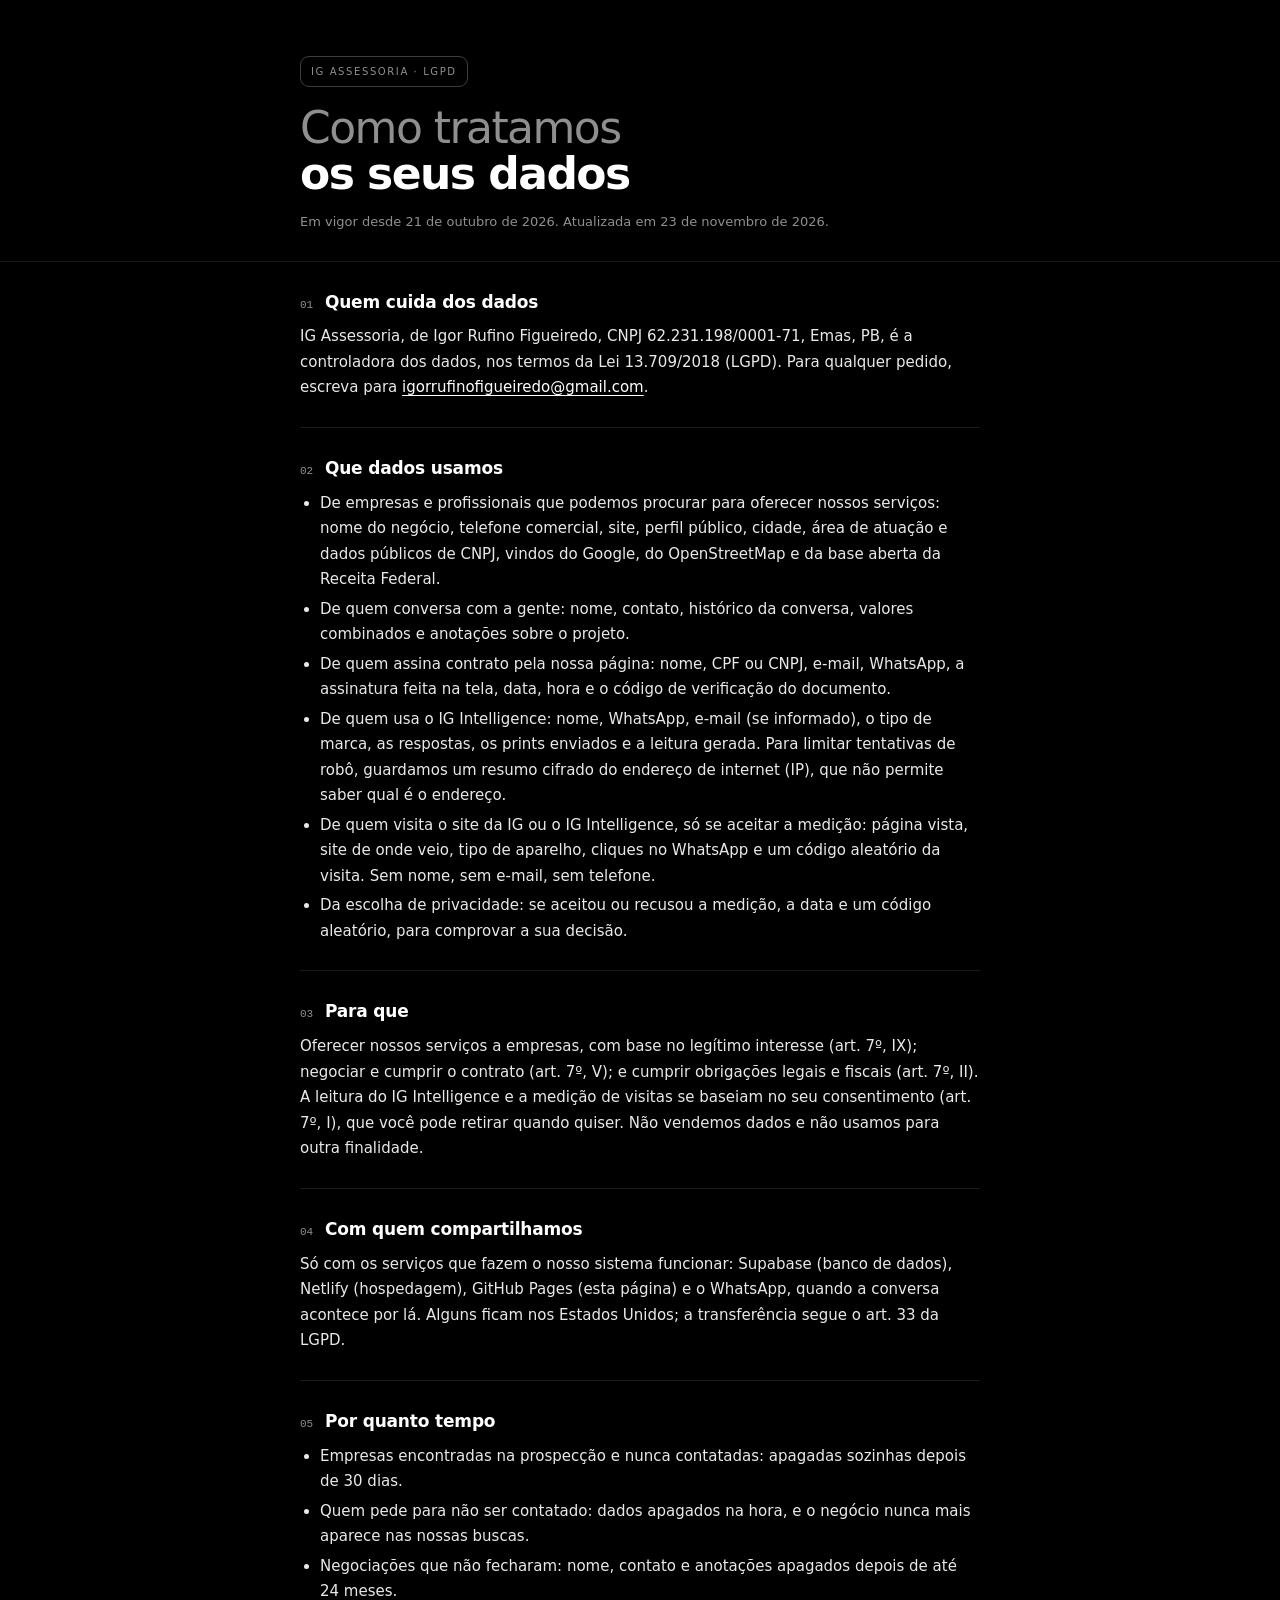
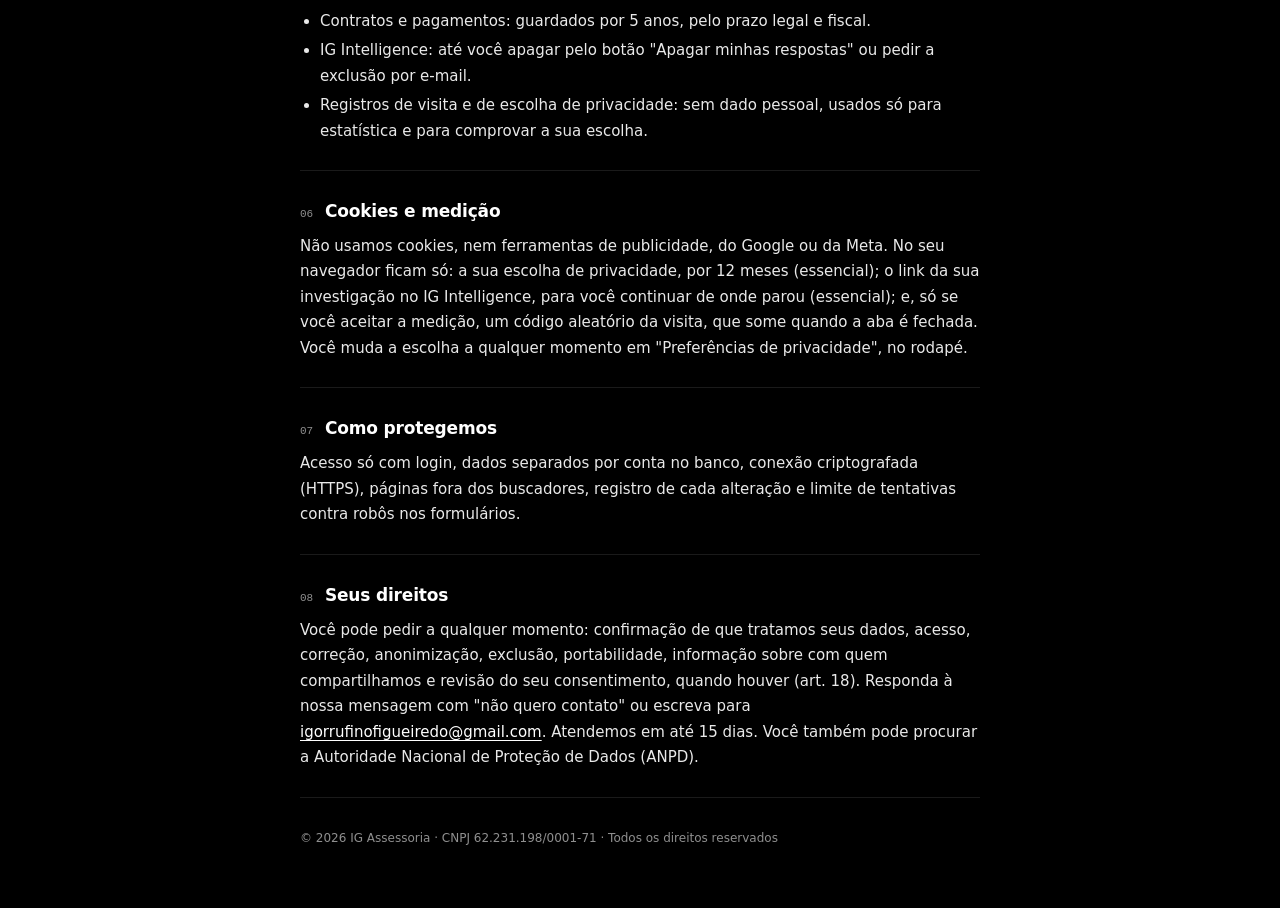
<file: contrato/privacidade.html>
<!doctype html>
<html lang="pt-BR">
<head>
<meta charset="utf-8">
<meta name="viewport" content="width=device-width, initial-scale=1">
<meta http-equiv="Content-Security-Policy" content="default-src 'none'; script-src 'unsafe-inline'; style-src 'unsafe-inline' https://fonts.googleapis.com; font-src https://fonts.gstatic.com data:; img-src 'self' data:; base-uri 'none'; form-action 'none'; object-src 'none'; upgrade-insecure-requests">
<style id="ig-antiquadro">html{display:none!important}</style>
<noscript><style>html{display:block!important}</style></noscript>
<script>(function(){var ok=window.self===window.top;if(!ok){try{var a=window.location.ancestorOrigins,p=[];if(a&&a.length&&p.length){ok=true;for(var i=0;i<a.length;i++){if(p.indexOf(a[i])<0){ok=false;break;}}}}catch(e){}}if(ok){var q=document.getElementById('ig-antiquadro');if(q)q.parentNode.removeChild(q);}else{try{window.top.location=window.self.location.href;}catch(e){}}})();</script>
<title>Privacidade · IG Assessoria</title>
<meta name="description" content="Como a IG Assessoria trata os dados de clientes, de quem assina contrato e das empresas prospectadas, conforme a LGPD.">
<meta name="robots" content="noindex">
<style>
:root{--preto:#000;--painel:#121212;--branco:#fff;--off:#e9e9e9;--cinza:#8f8f8f;--linha:rgba(255,255,255,.10);--ff:'Inter',system-ui,-apple-system,'Segoe UI',sans-serif}
*{box-sizing:border-box;margin:0;padding:0}
html,body{background:var(--preto);color:var(--branco)}
body{font:15px/1.7 var(--ff);-webkit-font-smoothing:antialiased}
.wrap{width:min(720px,100%);margin:0 auto;padding:0 20px}
header{padding:56px 0 28px;border-bottom:1px solid var(--linha)}
.etq{display:inline-block;font-size:10px;letter-spacing:.16em;text-transform:uppercase;color:var(--cinza);border:1px solid rgba(255,255,255,.24);border-radius:9px;padding:6px 10px;margin-bottom:18px}
h1{font-size:clamp(30px,6vw,44px);line-height:1.04;letter-spacing:-.035em;font-weight:700}
h1 span{display:block;font-weight:400;color:var(--cinza)}
.vig{margin-top:14px;font-size:13px;color:var(--cinza)}
section{padding:26px 0;border-bottom:1px solid var(--linha)}
h2{font-size:17px;letter-spacing:-.01em;margin-bottom:8px;display:flex;gap:12px;align-items:baseline}
h2 small{font:400 11px ui-monospace,Menlo,monospace;color:var(--cinza)}
p,li{color:var(--off)}
ul{padding-left:20px;display:grid;gap:4px;margin-top:6px}
a{color:var(--branco);text-underline-offset:3px}
footer{padding:30px 0 60px;color:var(--cinza);font-size:12px}
</style>
</head>
<body>
<header><div class="wrap">
  <span class="etq">IG Assessoria · LGPD</span>
  <h1><span>Como tratamos</span>os seus dados</h1>
  <p class="vig">Em vigor desde 21 de outubro de 2026. Atualizada em 23 de novembro de 2026.</p>
</div></header>
<main class="wrap">
  <section><h2><small>01</small>Quem cuida dos dados</h2>
    <p>IG Assessoria, de Igor Rufino Figueiredo, CNPJ 62.231.198/0001-71, Emas, PB, é a controladora dos dados, nos termos da Lei 13.709/2018 (LGPD). Para qualquer pedido, escreva para <a href="mailto:igorrufinofigueiredo@gmail.com">igorrufinofigueiredo@gmail.com</a>.</p></section>
  <section><h2><small>02</small>Que dados usamos</h2>
    <ul>
      <li>De empresas e profissionais que podemos procurar para oferecer nossos serviços: nome do negócio, telefone comercial, site, perfil público, cidade, área de atuação e dados públicos de CNPJ, vindos do Google, do OpenStreetMap e da base aberta da Receita Federal.</li>
      <li>De quem conversa com a gente: nome, contato, histórico da conversa, valores combinados e anotações sobre o projeto.</li>
      <li>De quem assina contrato pela nossa página: nome, CPF ou CNPJ, e-mail, WhatsApp, a assinatura feita na tela, data, hora e o código de verificação do documento.</li>
          <li>De quem usa o IG Intelligence: nome, WhatsApp, e-mail (se informado), o tipo de marca, as respostas, os prints enviados e a leitura gerada. Para limitar tentativas de robô, guardamos um resumo cifrado do endereço de internet (IP), que não permite saber qual é o endereço.</li>
      <li>De quem visita o site da IG ou o IG Intelligence, só se aceitar a medição: página vista, site de onde veio, tipo de aparelho, cliques no WhatsApp e um código aleatório da visita. Sem nome, sem e-mail, sem telefone.</li>
      <li>Da escolha de privacidade: se aceitou ou recusou a medição, a data e um código aleatório, para comprovar a sua decisão.</li>
    </ul></section>
  <section><h2><small>03</small>Para que</h2>
    <p>Oferecer nossos serviços a empresas, com base no legítimo interesse (art. 7º, IX); negociar e cumprir o contrato (art. 7º, V); e cumprir obrigações legais e fiscais (art. 7º, II). A leitura do IG Intelligence e a medição de visitas se baseiam no seu consentimento (art. 7º, I), que você pode retirar quando quiser. Não vendemos dados e não usamos para outra finalidade.</p></section>
  <section><h2><small>04</small>Com quem compartilhamos</h2>
    <p>Só com os serviços que fazem o nosso sistema funcionar: Supabase (banco de dados), Netlify (hospedagem), GitHub Pages (esta página) e o WhatsApp, quando a conversa acontece por lá. Alguns ficam nos Estados Unidos; a transferência segue o art. 33 da LGPD.</p></section>
  <section><h2><small>05</small>Por quanto tempo</h2>
    <ul>
      <li>Empresas encontradas na prospecção e nunca contatadas: apagadas sozinhas depois de 30 dias.</li>
      <li>Quem pede para não ser contatado: dados apagados na hora, e o negócio nunca mais aparece nas nossas buscas.</li>
      <li>Negociações que não fecharam: nome, contato e anotações apagados depois de até 24 meses.</li>
      <li>Contratos e pagamentos: guardados por 5 anos, pelo prazo legal e fiscal.</li>
          <li>IG Intelligence: até você apagar pelo botão "Apagar minhas respostas" ou pedir a exclusão por e-mail.</li>
      <li>Registros de visita e de escolha de privacidade: sem dado pessoal, usados só para estatística e para comprovar a sua escolha.</li>
    </ul></section>
  <section><h2><small>06</small>Cookies e medição</h2>
    <p>Não usamos cookies, nem ferramentas de publicidade, do Google ou da Meta. No seu navegador ficam só: a sua escolha de privacidade, por 12 meses (essencial); o link da sua investigação no IG Intelligence, para você continuar de onde parou (essencial); e, só se você aceitar a medição, um código aleatório da visita, que some quando a aba é fechada. Você muda a escolha a qualquer momento em "Preferências de privacidade", no rodapé.</p></section>
  <section><h2><small>07</small>Como protegemos</h2>
    <p>Acesso só com login, dados separados por conta no banco, conexão criptografada (HTTPS), páginas fora dos buscadores, registro de cada alteração e limite de tentativas contra robôs nos formulários.</p></section>
  <section><h2><small>08</small>Seus direitos</h2>
    <p>Você pode pedir a qualquer momento: confirmação de que tratamos seus dados, acesso, correção, anonimização, exclusão, portabilidade, informação sobre com quem compartilhamos e revisão do seu consentimento, quando houver (art. 18). Responda à nossa mensagem com "não quero contato" ou escreva para <a href="mailto:igorrufinofigueiredo@gmail.com">igorrufinofigueiredo@gmail.com</a>. Atendemos em até 15 dias. Você também pode procurar a Autoridade Nacional de Proteção de Dados (ANPD).</p></section>
</main>
<footer><div class="wrap">© 2026 IG Assessoria · CNPJ 62.231.198/0001-71 · Todos os direitos reservados</div></footer>
</body>
</html>
</file>
